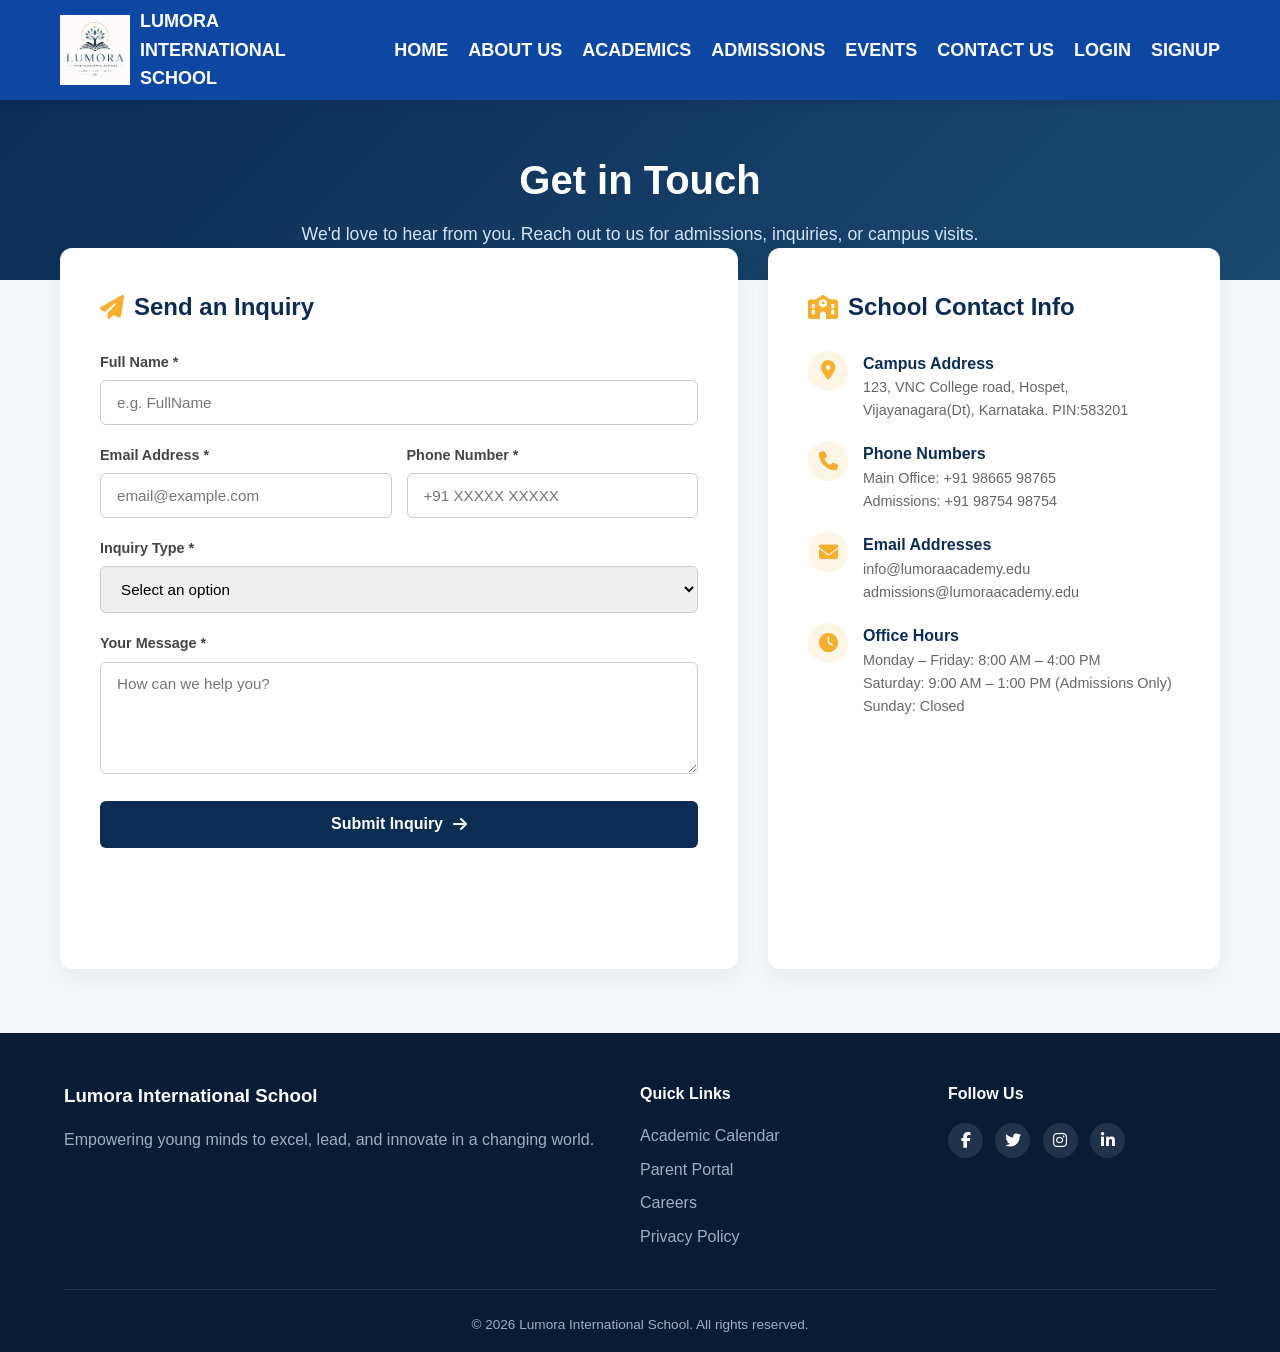
<file: contact.html>
<!DOCTYPE html>
<html lang="en">
<head>
  <meta charset="UTF-8" />
  <meta name="viewport" content="width=device-width, initial-scale=1.0"/>
  <title>Contact Us - Lumora International School</title>
  <link rel="stylesheet" href="contact.css" />
  <!-- Font Awesome for Icons -->
  <link rel="stylesheet" href="https://cdnjs.cloudflare.com/ajax/libs/font-awesome/6.4.0/css/all.min.css"/>
</head>
<body>

  <header class="navbar">
            <div class="logo">
                <img src="lumora.webp" alt="Lumora Academy logo">
                <h4>LUMORA <br>
                    INTERNATIONAL
                    <br> SCHOOL</h4>
            </div>

            <button class="menu-toggle" type="button" aria-label="Toggle navigation" aria-expanded="false">
              <i class="fa-solid fa-bars"></i>
            </button>

            <nav class="nav-links" id="navLinks">
            <a href="index.html">HOME</a>
            <a href="aboutus.html">ABOUT US</a>
            <a href="academics.html">ACADEMICS</a>
            <a href="admission.html">ADMISSIONS</a>
            <a href="events.html">EVENTS </a>
            <a href="contact.html">CONTACT US</a>
            <a href="login.html">LOGIN</a>
            <a href="signup.html">SIGNUP</a>
            </nav>
        </header>

  <!-- Hero Section -->
  <section class="hero">
    <h1>Get in Touch</h1>
    <p>We'd love to hear from you. Reach out to us for admissions, inquiries, or campus visits.</p>
  </section>

  <!-- Main Container -->
  <div class="main-container">
    
    <!-- Inquiry Form Section -->
    <section class="card form-section">
      <h2><i class="fa-solid fa-paper-plane"></i> Send an Inquiry</h2>
      <form id="inquiryForm" onsubmit="handleSubmit(event)">
        
        <div class="form-group">
          <label for="fullName">Full Name *</label>
          <input type="text" id="fullName" placeholder="e.g. FullName" required />
        </div>

        <div class="form-row">
          <div class="form-group">
            <label for="email">Email Address *</label>
            <input type="email" id="email" placeholder="email@example.com" required />
          </div>
          <div class="form-group">
            <label for="phone">Phone Number *</label>
            <input type="tel" id="phone" placeholder="+91 XXXXX XXXXX" required />
          </div>
        </div>

        <div class="form-group">
          <label for="inquiryType">Inquiry Type *</label>
          <select id="inquiryType" required>
            <option value="" disabled selected>Select an option</option>
            <option value="admissions">Admissions</option>
            <option value="academics">Academics & Curriculum</option>
            <option value="sports">Sports & Extracurriculars</option>
            <option value="general">General Query</option>
          </select>
        </div>

        <div class="form-group">
          <label for="message">Your Message *</label>
          <textarea id="message" rows="5" placeholder="How can we help you?" required></textarea>
        </div>

        <button type="submit" class="btn-submit">
          <span>Submit Inquiry</span> <i class="fa-solid fa-arrow-right"></i>
        </button>

        <!-- Dynamic Success Message Alert -->
        <div id="successAlert" class="alert-success">
          <i class="fa-solid fa-circle-check"></i> Thank you! Your inquiry has been sent successfully.
        </div>
      </form>
    </section>

    <!-- School Details Section -->
    <section class="card details-section">
      <h2><i class="fa-solid fa-school"></i> School Contact Info</h2>
      
      <div class="info-item">
        <i class="fa-solid fa-location-dot"></i>
        <div>
          <h4>Campus Address</h4>
          <p>123, VNC College road, Hospet, Vijayanagara(Dt), Karnataka. PIN:583201</p>
        </div>
      </div>

      <div class="info-item">
        <i class="fa-solid fa-phone"></i>
        <div>
          <h4>Phone Numbers</h4>
          <p>Main Office: +91 98665 98765</p>
          <p>Admissions: +91 98754 98754</p>
        </div>
      </div>

      <div class="info-item">
        <i class="fa-solid fa-envelope"></i>
        <div>
          <h4>Email Addresses</h4>
          <p>info@lumoraacademy.edu</p>
          <p>admissions@lumoraacademy.edu</p>
        </div>
      </div>

      <div class="info-item">
        <i class="fa-solid fa-clock"></i>
        <div>
          <h4>Office Hours</h4>
          <p>Monday – Friday: 8:00 AM – 4:00 PM</p>
          <p>Saturday: 9:00 AM – 1:00 PM (Admissions Only)</p>
          <p>Sunday: Closed</p>
        </div>
      </div>

      <!-- Map Embed Placeholder -->
      <div class="map-container">
        <iframe 
          class="map-iframe"
          src="https://www.google.com/maps/embed?pb=!1m18!1m12!1m3!1d3848.851923850778!2d76.38600527409396!3d15.275868960189966!2m3!1f0!2f0!3f0!3m2!1i1024!2i768!4f13.1!3m3!1m2!1s0x3bb9d4224168c2d1%3A0xf1dd77c17027927!2sVnc%2C%20College%20Rd%2C%20Hosapete%2C%20Karnataka%20583201!5e0!3m2!1sen!2sin!4v1784546128506!5m2!1sen!2sin"
          width="100%"
          height="180"
          title="Lumora Academy campus map"
          allowfullscreen=""
          loading="lazy">
        </iframe>
      </div>
    </section>

  </div>

  <!-- Footer Section -->
  <footer>
    <div class="footer-content">
      <div class="footer-col">
        <h3>Lumora International School</h3>
        <p>Empowering young minds to excel, lead, and innovate in a changing world.</p>
      </div>
      <div class="footer-col">
        <h4>Quick Links</h4>
        <ul>
          <li><a href="#">Academic Calendar</a></li>
          <li><a href="#">Parent Portal</a></li>
          <li><a href="#">Careers</a></li>
          <li><a href="#">Privacy Policy</a></li>
        </ul>
      </div>
      <div class="footer-col">
        <h4>Follow Us</h4>
        <div class="social-links">
          <a href="#" title="Facebook"><i class="fa-brands fa-facebook-f"></i></a>
          <a href="#" title="Twitter"><i class="fa-brands fa-twitter"></i></a>
          <a href="#" title="Instagram"><i class="fa-brands fa-instagram"></i></a>
          <a href="#" title="LinkedIn"><i class="fa-brands fa-linkedin-in"></i></a>
        </div>
      </div>
    </div>
    <div class="footer-bottom">
      <p>&copy; 2026 Lumora International School. All rights reserved.</p>
    </div>
  </footer>

  <!-- Simple script to demonstrate form submission feedback -->
  <script>
    function handleSubmit(event) {
      event.preventDefault();
      const alertBox = document.getElementById('successAlert');
      alertBox.style.display = 'block';
      
      // Clear form inputs
      document.getElementById('inquiryForm').reset();
      
      // Hide message after 5 seconds
      setTimeout(() => {
        alertBox.style.display = 'none';
      }, 5000);
    }

    const menuToggle = document.querySelector('.menu-toggle');
    const navLinks = document.querySelector('.nav-links');

    if (menuToggle && navLinks) {
      menuToggle.addEventListener('click', () => {
        navLinks.classList.toggle('active');
        const expanded = menuToggle.getAttribute('aria-expanded') === 'true';
        menuToggle.setAttribute('aria-expanded', String(!expanded));
      });
    }
  </script>
</body>
</html>
</file>
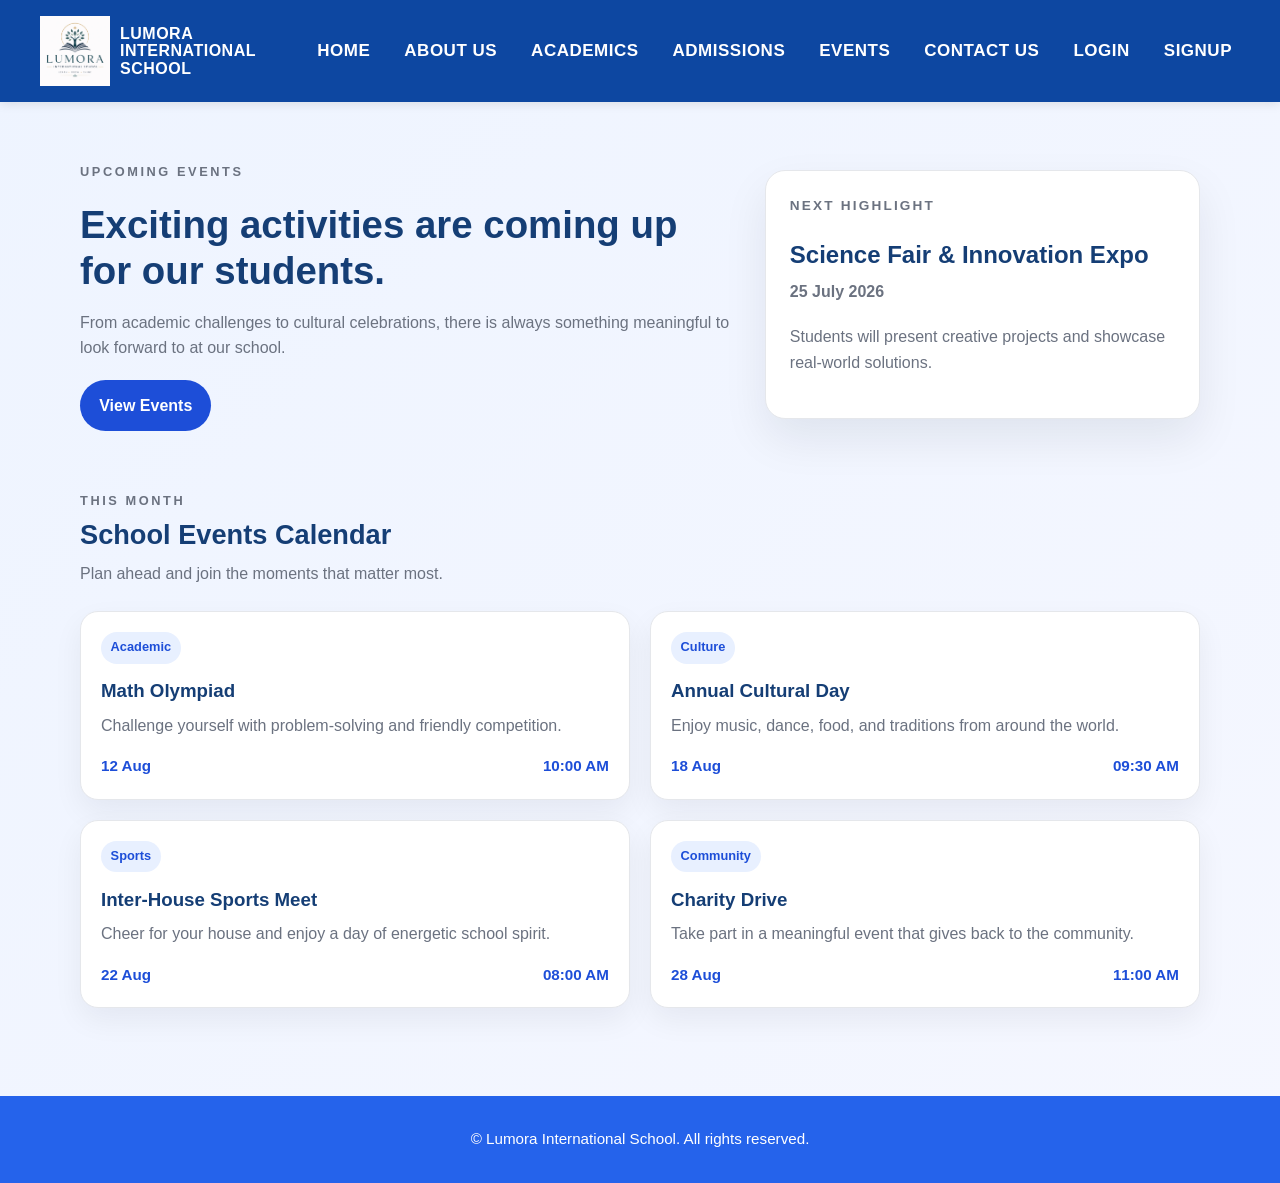
<file: events.html>
<!DOCTYPE html>
<html lang="en">
<head>
    <meta charset="utf-8">
    <meta name="viewport" content="width=device-width, initial-scale=1">
    <title>Lumora International School | Upcoming Events</title>
    <link rel="stylesheet" href="events.css">
</head>
<body>
    <header class="navbar">
            <div class="logo">
                <img src="logoeve.png">
                <h4>LUMORA <br>
                    INTERNATIONAL
                    <br> SCHOOL</h4>
            </div>
 <button class="menu-btn" aria-label="Open navigation menu" aria-expanded="false" aria-controls="nav-links">
                <span></span>
                <span></span>
                <span></span>
            </button>
            <nav class="nav-links" id="nav-links">
            <a href="index.html">HOME</a>
            <a href="aboutus.html">ABOUT US</a>
            <a href="academics.html">ACADEMICS</a>
            <a href="admission.html">ADMISSIONS</a>
            <a href="events.html">EVENTS </a>
            <a href="contact.html">CONTACT US</a>
            <a href="login.html">LOGIN</a>
            <a href="signup.html">SIGNUP</a>
            </nav>
        </header>

    <main>
        <section class="hero container">
            <div class="hero-content">
                <p class="eyebrow">Upcoming Events</p>
                <h1>Exciting activities are coming up for our students.</h1>
                <p>From academic challenges to cultural celebrations, there is always something meaningful to look forward to at our school.</p>
                <a href="#events" class="btn">View Events</a>
            </div>

            <div class="hero-card">
                <p class="card-label">Next Highlight</p>
                <h2>Science Fair & Innovation Expo</h2>
                <p class="date">25 July 2026</p>
                <p>Students will present creative projects and showcase real-world solutions.</p>
            </div>
        </section>

        <section id="events" class="events-section container">
            <div class="section-heading">
                <p class="eyebrow">This Month</p>
                <h2>School Events Calendar</h2>
                <p>Plan ahead and join the moments that matter most.</p>
            </div>

            <div class="event-grid">
                <article class="event-card">
                    <span class="tag">Academic</span>
                    <h3>Math Olympiad</h3>
                    <p>Challenge yourself with problem-solving and friendly competition.</p>
                    <div class="event-meta">
                        <span>12 Aug</span>
                        <span>10:00 AM</span>
                    </div>
                </article>

                <article class="event-card">
                    <span class="tag">Culture</span>
                    <h3>Annual Cultural Day</h3>
                    <p>Enjoy music, dance, food, and traditions from around the world.</p>
                    <div class="event-meta">
                        <span>18 Aug</span>
                        <span>09:30 AM</span>
                    </div>
                </article>

                <article class="event-card">
                    <span class="tag">Sports</span>
                    <h3>Inter-House Sports Meet</h3>
                    <p>Cheer for your house and enjoy a day of energetic school spirit.</p>
                    <div class="event-meta">
                        <span>22 Aug</span>
                        <span>08:00 AM</span>
                    </div>
                </article>

                <article class="event-card">
                    <span class="tag">Community</span>
                    <h3>Charity Drive</h3>
                    <p>Take part in a meaningful event that gives back to the community.</p>
                    <div class="event-meta">
                        <span>28 Aug</span>
                        <span>11:00 AM</span>
                    </div>
                </article>
            </div>
        </section>
    </main>
<footer>
        <p>&copy; Lumora International School. All rights reserved.</p>
    </footer>
    <script>const menuBtn = document.querySelector('.menu-btn');
const navLinks = document.querySelector('.nav-links');

if (menuBtn && navLinks) {
    menuBtn.addEventListener('click', () => {
        const isOpen = navLinks.classList.toggle('active');
        menuBtn.setAttribute('aria-expanded', String(isOpen));
    });
}
</script>
</body>
</html>
</file>
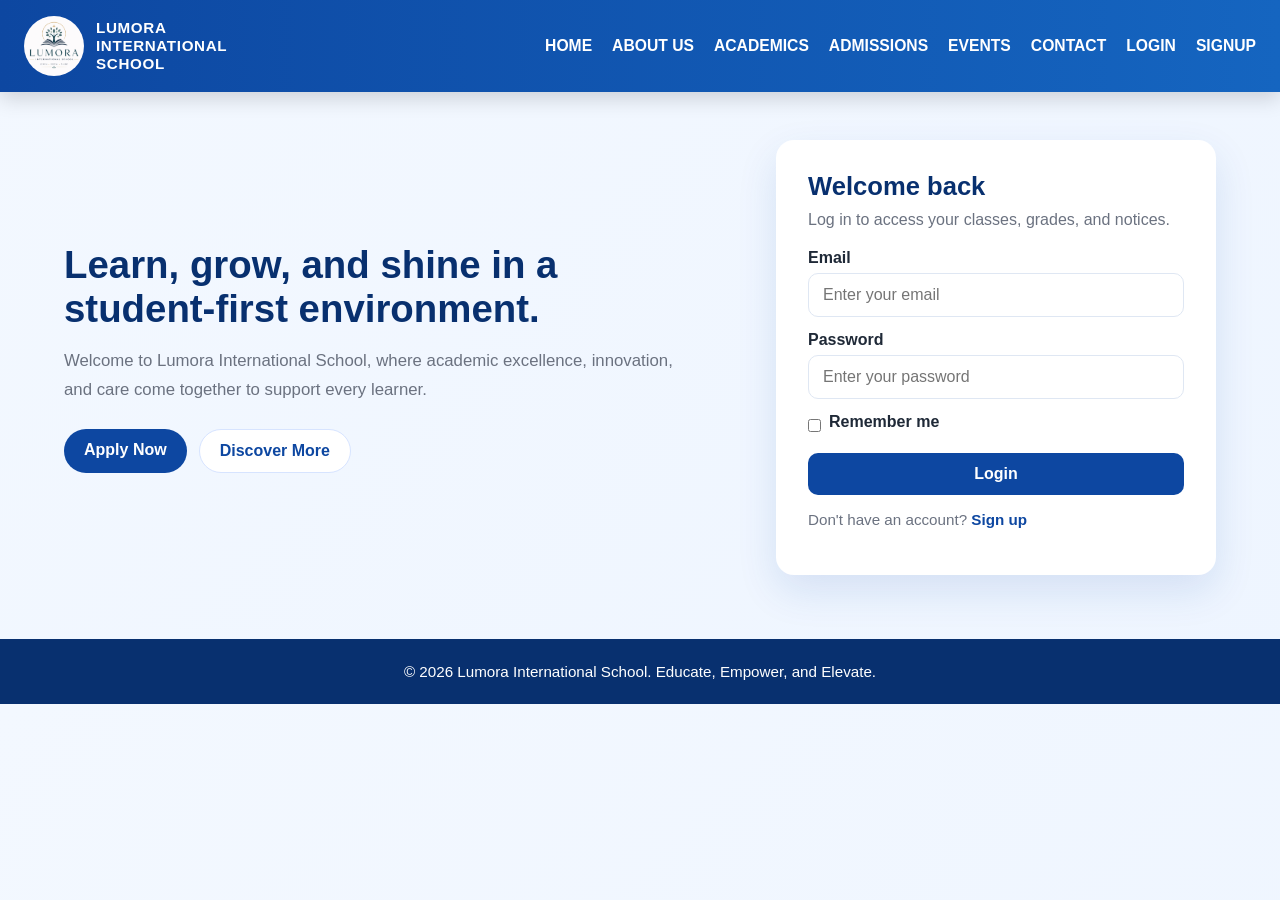
<file: login.html>
<!DOCTYPE html>
<html lang="en">
  <head>
    <meta charset="UTF-8" />
    <meta name="viewport" content="width=device-width, initial-scale=1.0" />
    <title>School website</title>
    <style>
      :root {
        --primary: #0d47a1;
        --primary-dark: #08306f;
        --accent: #ff9800;
        --text: #1f2937;
        --muted: #6b7280;
      }

      * { box-sizing: border-box; }

      body {
        margin: 0;
        font-family: "Segoe UI", Tahoma, Geneva, Verdana, sans-serif;
        color: var(--text);
        background: linear-gradient(135deg, #f3f8ff 0%, #eef5ff 100%);
      }

      a { text-decoration: none; }

      .navbar {
        background: linear-gradient(90deg, var(--primary) 0%, #1565c0 100%);
        color: white;
        padding: 16px 24px;
        display: flex;
        justify-content: space-between;
        align-items: center;
        position: sticky;
        top: 0;
        z-index: 1000;
        box-shadow: 0 6px 20px rgba(0, 0, 0, 0.16);
      }

      .logo {
        display: flex;
        align-items: center;
        gap: 12px;
        color: white;
        font-weight: 700;
        letter-spacing: 0.04em;
      }

      .logo img {
        height: 60px;
        width: 60px;
        border-radius: 50%;
      }

      .logo span {
        display: block;
        font-size: 0.95rem;
        line-height: 1.2;
      }

      .nav-links {
        display: flex;
        align-items: center;
        list-style: none;
        gap: 20px;
        margin: 0;
        padding: 0;
      }

      .nav-links a {
        color: white;
        font-weight: 600;
        font-size: 0.98rem;
        transition: color 0.25s ease;
      }

      .nav-links a:hover,
      .nav-links a:focus-visible {
        color: var(--accent);
      }

      .hamburger {
        display: none;
        flex-direction: column;
        justify-content: center;
        align-items: center;
        gap: 4px;
        width: 44px;
        height: 44px;
        border: none;
        border-radius: 8px;
        background: var(--accent);
        cursor: pointer;
        box-shadow: 0 4px 12px rgba(0, 0, 0, 0.2);
      }

      .hamburger span {
        display: block;
        width: 22px;
        height: 2px;
        background: white;
        border-radius: 2px;
      }

      .hero-section {
        display: grid;
        grid-template-columns: 1.1fr 0.9fr;
        gap: 32px;
        align-items: center;
        max-width: 1200px;
        margin: 0 auto;
        padding: 48px 24px 64px;
      }

      .hero-content { padding: 12px 0; }

      .hero-content h1 {
        font-size: clamp(2rem, 3vw, 3rem);
        margin: 0 0 16px;
        color: var(--primary-dark);
      }

      .hero-content p {
        font-size: 1.05rem;
        line-height: 1.7;
        color: var(--muted);
        margin-bottom: 24px;
      }

      .hero-buttons {
        display: flex;
        gap: 12px;
        flex-wrap: wrap;
      }

      .hero-buttons a {
        padding: 12px 20px;
        border-radius: 999px;
        font-weight: 700;
        transition: transform 0.2s ease, box-shadow 0.2s ease;
      }

      .hero-buttons a:hover {
        transform: translateY(-2px);
        box-shadow: 0 6px 16px rgba(0, 0, 0, 0.1);
      }

      .hero-buttons .btn-primary {
        background: var(--primary);
        color: white;
      }

      .hero-buttons .btn-secondary {
        background: white;
        color: var(--primary);
        border: 1px solid #d7e4ff;
      }

      .login-box {
        background: white;
        padding: 32px;
        border-radius: 18px;
        box-shadow: 0 16px 40px rgba(13, 71, 161, 0.12);
        width: 100%;
        max-width: 440px;
        justify-self: end;
      }

      .login-box h2 {
        margin: 0 0 10px;
        color: var(--primary-dark);
        font-size: 1.6rem;
      }

      .login-box .subtitle {
        margin: 0 0 20px;
        color: var(--muted);
      }

      label {
        display: block;
        text-align: left;
        color: var(--text);
        margin-bottom: 6px;
        font-weight: 600;
      }

      input {
        width: 100%;
        padding: 12px 14px;
        margin-bottom: 14px;
        border: 1px solid #dfe7f3;
        border-radius: 10px;
        font-size: 1rem;
      }

      .remember-row {
        display: flex;
        align-items: center;
        gap: 8px;
        margin-bottom: 16px;
        color: var(--muted);
      }

      input[type="checkbox"] {
        width: auto;
        margin: 0;
      }

      .login-btn {
        width: 100%;
        padding: 12px 14px;
        border: none;
        border-radius: 10px;
        background: var(--primary);
        color: white;
        font-size: 1rem;
        font-weight: 700;
        cursor: pointer;
        transition: background 0.25s ease;
      }

      .login-btn:hover {
        background: var(--primary-dark);
      }

      .signup {
        margin-top: 16px;
        color: var(--muted);
        font-size: 0.95rem;
      }

      .signup a {
        color: var(--primary);
        font-weight: 700;
      }

      .menu-backdrop {
        position: fixed;
        inset: 0;
        background: rgba(0, 0, 0, 0.45);
        opacity: 0;
        pointer-events: none;
        transition: opacity 0.28s ease;
        z-index: 900;
      }

      .menu-backdrop.visible { opacity: 1; pointer-events: auto; }
      body.menu-open { overflow: hidden; }

      footer {
        background: var(--primary-dark);
        text-align: center;
        color: white;
        padding: 24px 16px;
        font-size: 0.95rem;
      }

      @media (max-width: 900px) {
        .hamburger { display: flex; }

        #navMenu {
          position: fixed;
          top: 0;
          right: -100%;
          width: min(84%, 320px);
          height: 100vh;
          background: rgba(13, 71, 161, 0.98);
          padding: 84px 24px 24px;
          transition: right 0.28s ease;
          z-index: 1000;
          box-shadow: -8px 0 24px rgba(0, 0, 0, 0.22);
        }

        #navMenu.open { right: 0; }

        #navMenu .nav-links {
          flex-direction: column;
          align-items: flex-start;
          gap: 16px;
        }

        #navMenu .nav-links a { font-size: 1rem; }

        .hero-section {
          grid-template-columns: 1fr;
          padding: 32px 20px 48px;
        }

        .login-box { justify-self: stretch; max-width: 100%; }
      }

      @media (max-width: 600px) {
        .navbar { padding: 14px 16px; }
        .logo img { height: 50px; width: 50px; }
        .logo span { font-size: 0.85rem; }
        .hero-content h1 { font-size: 1.8rem; }
        .hero-content p { font-size: 0.98rem; }
        .hero-buttons { flex-direction: column; }
        .hero-buttons a { width: 100%; text-align: center; }
        .login-box { padding: 24px; }
      }

      @media (min-width: 901px) {
        #navMenu { display: block; }
      }
    </style>
  </head>
  <body>
    <header class="navbar">
      <a class="logo" href="index.html">
        <img src="1img.png" alt="Lumora logo" />
        <span>LUMORA<br />INTERNATIONAL<br />SCHOOL</span>
      </a>

      <button type="button" class="hamburger" aria-label="Toggle menu" aria-expanded="false">
        <span></span>
        <span></span>
        <span></span>
      </button>

      <nav id="navMenu">
        <ul class="nav-links">
          <li><a href="index.html">HOME</a></li>
          <li><a href="aboutus.html">ABOUT US</a></li>
          <li><a href="academics.html">ACADEMICS</a></li>
          <li><a href="admission.html">ADMISSIONS</a></li>
          <li><a href="events.html">EVENTS</a></li>
          <li><a href="contact.html">CONTACT</a></li>
          <li><a href="login.html">LOGIN</a></li>
          <li><a href="signup.html">SIGNUP</a></li>
        </ul>
      </nav>
    </header>

    <main class="hero-section">
      <section class="hero-content">
        <h1>Learn, grow, and shine in a student-first environment.</h1>
        <p>Welcome to Lumora International School, where academic excellence, innovation, and care come together to support every learner.</p>
        <div class="hero-buttons">
          <a class="btn-primary" href="admission.html">Apply Now</a>
          <a class="btn-secondary" href="aboutus.html">Discover More</a>
        </div>
      </section>

      <section class="login-box" aria-label="Login form">
        <h2>Welcome back</h2>
        <p class="subtitle">Log in to access your classes, grades, and notices.</p>
        <form>
          <label for="email">Email</label>
          <input id="email" type="email" placeholder="Enter your email" />

          <label for="password">Password</label>
          <input id="password" type="password" placeholder="Enter your password" />

          <div class="remember-row">
            <input id="remember" type="checkbox" />
            <label for="remember">Remember me</label>
          </div>

          <button class="login-btn" type="submit">Login</button>
        </form>

        <p class="signup">Don't have an account? <a href="signup.html">Sign up</a></p>
      </section>
    </main>

    <footer>&copy; 2026 Lumora International School. Educate, Empower, and Elevate.</footer>
    <div class="menu-backdrop"></div>

    <script>
      const btn = document.querySelector('.hamburger');
      const nav = document.getElementById('navMenu');
      const backdrop = document.querySelector('.menu-backdrop');

      if (btn && nav && backdrop) {
        function closeMenu() {
          nav.classList.remove('open');
          btn.setAttribute('aria-expanded', 'false');
          backdrop.classList.remove('visible');
          document.body.classList.remove('menu-open');
        }

        function openMenu() {
          nav.classList.add('open');
          btn.setAttribute('aria-expanded', 'true');
          backdrop.classList.add('visible');
          document.body.classList.add('menu-open');
        }

        btn.addEventListener('click', () => {
          const opened = nav.classList.contains('open');
          if (opened) {
            closeMenu();
          } else {
            openMenu();
          }
        });

        backdrop.addEventListener('click', closeMenu);
        nav.querySelectorAll('a').forEach((link) => link.addEventListener('click', closeMenu));

        document.addEventListener('keydown', (event) => {
          if (event.key === 'Escape') {
            closeMenu();
          }
        });

        window.addEventListener('resize', () => {
          if (window.innerWidth > 900) {
            closeMenu();
          }
        });
      }
    </script>
  </body>
</html>
</file>
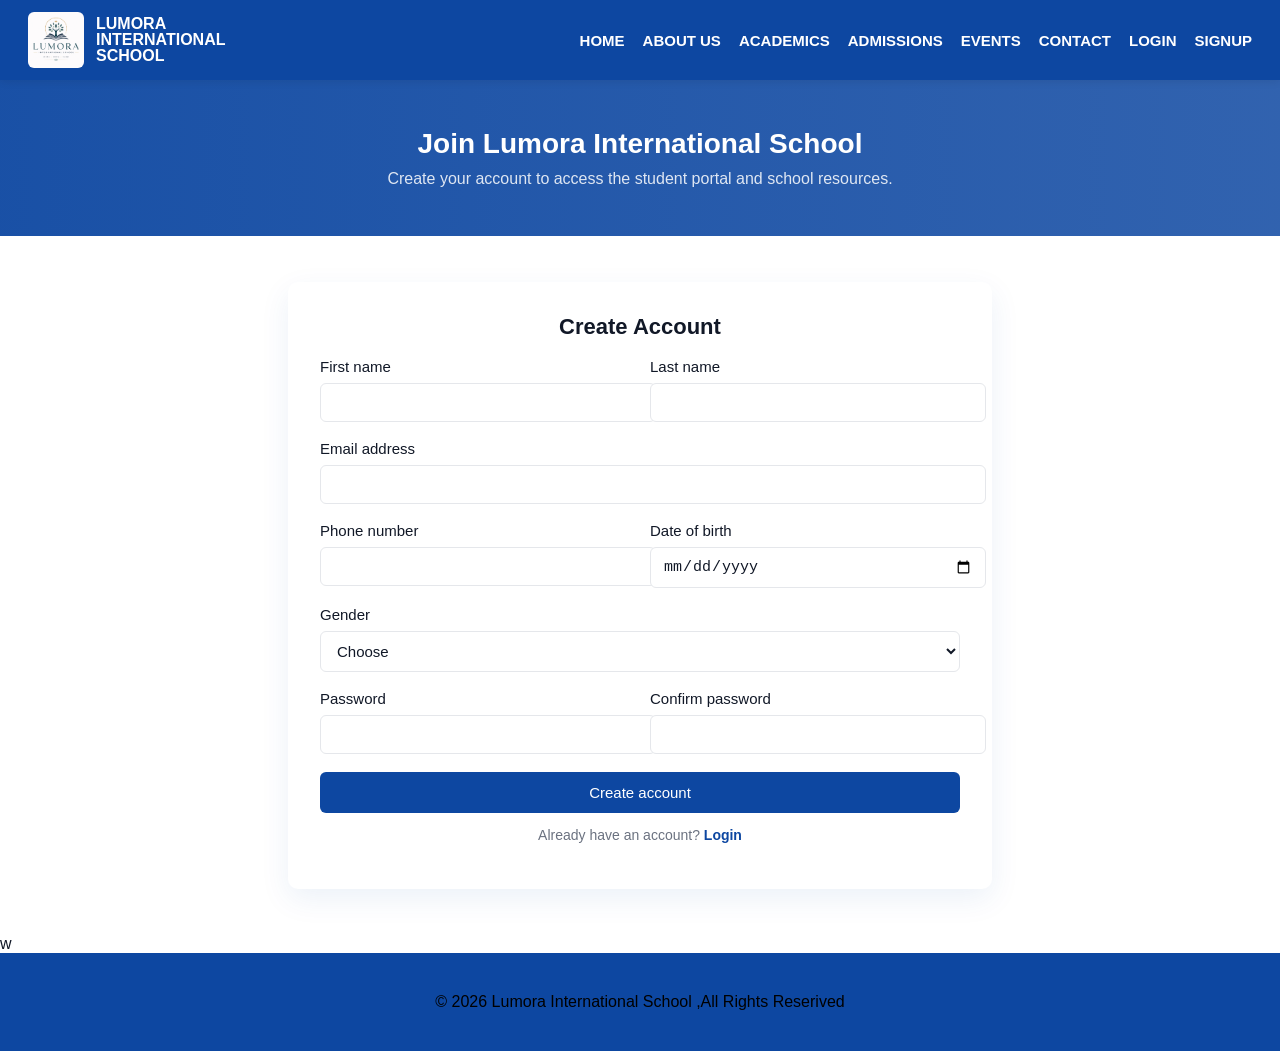
<file: signup.html>
<!doctype html>
<html lang="en">
<head>
  <meta charset="utf-8">
  <meta name="viewport" content="width=device-width,initial-scale=1">
  <title>Lumora International School — Signup</title>
  <style>
    :root{
      --brand:#0d47a1;
      --accent:#ffca28;
      --muted:#6b7280;
      --card-shadow: 0 10px 30px rgba(13,71,161,0.08);
    }
    html,body{height:100%;}
    body{
      margin:0;
      font-family: Arial, Helvetica, sans-serif;
      background-color:#ffffff;
      color:#111827;
    }
    .navbar{
      background:var(--brand);
      color:#fff;
      padding:12px 28px;
      display:flex;
      align-items:center;
      justify-content:space-between;
      position:sticky;
      top:0;
      z-index:1000;
      box-shadow:0 2px 8px rgba(0,0,0,0.08);
      gap:16px;
    }
    .navbar .logo{display:flex;align-items:center;gap:12px}
    .navbar .logo img{height:56px;width:56px;object-fit:cover;border-radius:6px}
    .navbar .logo h4{margin:0;font-size:16px;line-height:1;color:#fff}
    .navbar nav{display:flex;gap:18px;align-items:center}
    .navbar nav a{color:#fff;text-decoration:none;font-weight:700;font-size:15px;transition:color .15s}
    .navbar nav a:hover{color:var(--accent)}

    .hero{background:linear-gradient(90deg, rgba(13,71,161,0.95), rgba(13,71,161,0.85));color:#fff;padding:48px 20px;display:flex;align-items:center;justify-content:center;text-align:center}
    .hero .hero-inner{max-width:900px}
    .hero h1{margin:0;font-size:28px}
    .hero p{margin:10px 0 0;color:rgba(255,255,255,0.85)}

    .container{max-width:980px;margin:28px auto;padding:0 20px}
    .page-wrap{display:flex;align-items:flex-start;justify-content:center;padding:18px 0}
    .signup-card{width:100%;max-width:640px;border-radius:10px;box-shadow:var(--card-shadow);padding:32px;background:#fff}
    .signup-card h1{font-size:22px;margin:0 0 18px;text-align:center}

    .form-row{display:flex;gap:20px;margin-bottom:18px}
    .form-row .form-group{flex:1}
    .form-group.full{margin-bottom:18px}
    .form-group label{display:block;font-size:15px;margin-bottom:8px;color:#111827}
    .form-group input,.form-group select{width:100%;padding:10px 12px;font-size:15px;color:#111827;border:1px solid #e5e7eb;border-radius:6px;background:#fff}
    .form-group input:focus,.form-group select:focus{outline:none;box-shadow:0 0 0 3px rgba(13,71,161,0.08);border-color:var(--brand)}

    .btn-submit{width:100%;padding:12px;background:var(--brand);color:#fff;border:none;border-radius:6px;font-size:15px;cursor:pointer}
    .btn-submit:hover{opacity:0.95}
    .login-link{text-align:center;margin-top:14px;font-size:14px;color:var(--muted)}
    .login-link a{color:var(--brand);text-decoration:none;font-weight:600}

    @media (max-width:700px){
      .form-row{flex-direction:column}
    }

    .hamburger{
  display:none;
  position:absolute;
  top:50%;
  right:18px;
  transform:translateY(-50%);
  flex-direction:column;
  justify-content:center;
  align-items:center;
  gap:4px;
  width:44px;
  height:44px;
  background:#ff9800;
  border:2px solid #fff;
  border-radius:8px;
  cursor:pointer;
  padding:0;
  z-index:1001;
  box-shadow:0 2px 8px rgba(0,0,0,0.2);
}
.hamburger span{
  display:block;
  width:22px;
  height:2px;
  background:#fff;
  border-radius:2px;
}
 /* mobile nav behavior */
                @media (max-width: 480px) {
                    .navbar{
                        flex-wrap:wrap;
                        justify-content:space-between;
                        gap:16px;
                    }
                    .navbar nav{
                        flex-wrap:wrap;
                        justify-content:center;
                        gap:14px;
                    }
                    .navbar nav a{
                        color: black;
                    }
                }

@media(max-width:768px){
    .navbar{ padding-right:70px; }
    .hamburger{ display:flex; }
    nav#navMenu{
        position:fixed;
        top:0;
        right:-100%;
        width:min(82%, 320px);
        height:100vh;
        background:rgba(15,91,179,0.98);
        display:flex;
        flex-direction:column;
        align-items:flex-start;
        padding:80px 24px 24px;
        transition:right .28s ease;
        z-index:1000;
        box-shadow:-8px 0 24px rgba(0,0,0,0.2);
    }
    nav#navMenu.open{ right:0; }
    nav#navMenu a{ display:block; width:100%; color:#fff; font-size:18px; margin-bottom:16px; text-decoration:none; }
    nav#navMenu a:last-child{ margin-bottom:0; }
    .menu-backdrop{
        position:fixed;
        inset:0;
        background:rgba(0,0,0,0.45);
        opacity:0;
        pointer-events:none;
        transition:opacity .28s ease;
        z-index:900;
    }
    .menu-backdrop.visible{ opacity:1; pointer-events:auto; }
    body.menu-open{ overflow:hidden; }
    .hero-banner{ padding:16px 12px 0; }
    .hero-banner img{ max-height:260px; border-radius:12px; }
    .hero-content{ padding:18px 12px 28px; }
    .hero-content h1{ font-size:1.7rem; }
    .hero-content p{ font-size:0.95rem; }
    .hero-buttons{ flex-direction:column; align-items:stretch; }
    .hero-buttons a{ width:100%; text-align:center; }
    .grid{
        background-color: #c0c7d1;
        padding-top: 20px;
    }
}
/*...........................Tablet..................*/
@media(max-width:600px){
    .navbar{
        flex-direction: column;
        align-items: center;
        gap: 15px;
        width: 100%;
        padding: 15px 20px;
    }
    nav{
        width: 100%;

    }
    nav ul{
        display: flex;
        flex-wrap: wrap;
        justify-content: center;
        gap: 12px;
    }
    nav ul li{
        margin: 0;

    }
    nav ul li a{
        font-size: 15px;
    }
}
/*laptop*/
@media(max-width:1024px){
    .navbar{
        width: 95%;
        padding: 15px 20px;
        flex-wrap: wrap;
        justify-content: space-between;
    }
    nav ul{
        flex-wrap: wrap;
        justify-content: center;
        gap: 14px;
    }
    nav ul li {
        margin: 0;
    }

}
footer{
  background-color: #0d47a1;
  text-align: center;
  padding: 40px;
  color: black;
}

  </style>
</head>
<body>
  <header class="navbar">
    <div class="logo">
      <img src="1img.png" alt="Lumora logo">
      <h4>LUMORA<br>INTERNATIONAL<br>SCHOOL</h4>
    </div>
    
                 <button type="button" class="hamburger" aria-label="Toggle menu" aria-expanded="false">
  <span></span>
  <span></span>
  <span></span>
</button>
    <nav id="navMenu">
      <a href="index.html">HOME</a>
      <a href="aboutus.html">ABOUT US</a>
      <a href="academics.html">ACADEMICS</a>
      <a href="admission.html">ADMISSIONS</a>
      <a href="events.html">EVENTS</a>
      <a href="contact.html">CONTACT</a>
      <a href="login.html">LOGIN</a>
      <a href="signup.html">SIGNUP</a>
    </nav>
  </header>

  <section class="hero">
    <div class="hero-inner">
      <h1>Join Lumora International School</h1>
      <p>Create your account to access the student portal and school resources.</p>
    </div>
  </section>

  <main class="container">
    <div class="page-wrap">
      <div class="signup-card">
        <h1>Create Account</h1>
        <form action="#" method="post">

          <div class="form-row">
            <div class="form-group">
              <label for="first-name">First name</label>
              <input type="text" id="first-name" name="first_name" required>
            </div>
            <div class="form-group">
              <label for="last-name">Last name</label>
              <input type="text" id="last-name" name="last_name" required>
            </div>
          </div>

          <div class="form-group full">
            <label for="email">Email address</label>
            <input type="email" id="email" name="email" required>
          </div>

          <div class="form-row">
            <div class="form-group">
              <label for="phone">Phone number</label>
              <input type="tel" id="phone" name="phone">
            </div>
            <div class="form-group">
              <label for="dob">Date of birth</label>
              <input type="date" id="dob" name="dob">
            </div>
          </div>

          <div class="form-row">
            <div class="form-group">
              <label for="gender">Gender</label>
              <select id="gender" name="gender">
                <option value="" disabled selected>Choose</option>
                <option value="male">Male</option>
                <option value="female">Female</option>
                <option value="others">Other</option>
              </select>
            </div>
          </div>

          <div class="form-row">
            <div class="form-group">
              <label for="password">Password</label>
              <input type="password" id="password" name="password" required>
            </div>
            <div class="form-group">
              <label for="confirm-password">Confirm password</label>
              <input type="password" id="confirm-password" name="confirm_password" required>
            </div>
          </div>

          <button type="submit" class="btn-submit">Create account</button>
          <p class="login-link">Already have an account? <a href="login.html">Login</a></p>

        </form>
      </div>
    </div>
  </main>w
  <footer>
        &copy; 2026 Lumora International School ,All Rights Reserived
    </footer>
    <script>
        const btn = document.querySelector('.hamburger');
        const nav = document.getElementById('navMenu');
        const backdrop = document.createElement('div');
        backdrop.className = 'menu-backdrop';
        document.body.appendChild(backdrop);

        if (btn && nav) {
            function closeMenu() {
                nav.classList.remove('open');
                btn.setAttribute('aria-expanded', 'false');
                backdrop.classList.remove('visible');
                document.body.classList.remove('menu-open');
            }

            function openMenu() {
                nav.classList.add('open');
                btn.setAttribute('aria-expanded', 'true');
                backdrop.classList.add('visible');
                document.body.classList.add('menu-open');
            }

            btn.addEventListener('click', () => {
                const opened = nav.classList.contains('open');
                if (opened) {
                    closeMenu();
                } else {
                    openMenu();
                }
            });
            backdrop.addEventListener('click', closeMenu);
            nav.querySelectorAll('a').forEach(a => a.addEventListener('click', closeMenu));
            document.addEventListener('keydown', (e) => {
                if (e.key === 'Escape') closeMenu();
            });
        }
    </script>


</body>
</html>
</file>
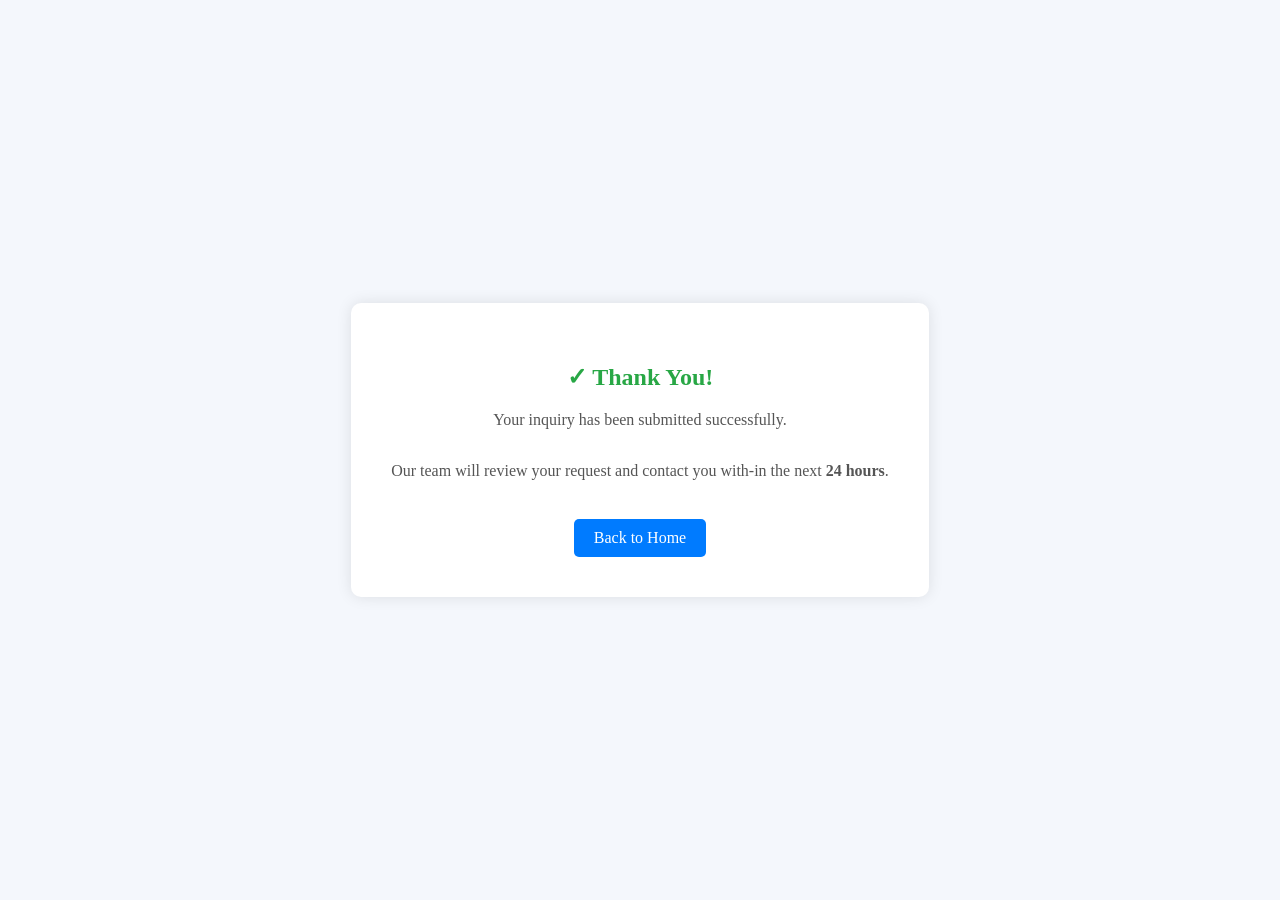
<file: submit.html>
<html>
<head>
    <meta charset="UTF-8">
    <meta name="viewport" content="width=device-width, initial-scale=1.0">
    <title>LUMORA INTERNATIONAL SCHOOL | Inquiry Submitted</title>
    <link rel="icon" type="image/png" href="admini.png">


    <style>
        body{
            font-family: Georgia, 'Times New Roman', Times, serif;
            background:#f4f7fc;
            display:flex;
            justify-content:center;
            align-items:center;
            height:100vh;
            margin:0;
        }

        .message-box{
            background:#fff;
            padding:40px;
            border-radius:10px;
            box-shadow:0 0 15px rgba(0,0,0,0.1);
            text-align:center;
            max-width:500px;
        }

        h2{
            color:#28a745;
            margin-bottom:15px;
        }

        p{
            color:#555;
            font-size:16px;
            line-height:1.6;
        }

        .button{
            display:inline-block;
            margin-top:20px;
            padding:10px 20px;
            background:#007BFF;
            color:#fff;
            text-decoration:none;
            border-radius:5px;
        }

        .button:hover{
            background:#0056b3;
        }
    </style>
</head>
<body>

<div class="message-box">
    <h2>✓ Thank You!</h2>

    <p>
        Your inquiry has been submitted successfully.
        <br><br>
        Our team will review your request and contact you with-in the next <strong>24 hours</strong>.
    </p>

    <a href="index.html" class="button">Back to Home</a>
</div>

</body>
</html>
</file>
<file: contact.css>
/* --- CSS Reset & Global Styling --- */
* {
  margin: 0;
  padding: 0;
  box-sizing: border-box;
  font-family: 'Segoe UI', Tahoma, Geneva, Verdana, sans-serif;
}

body {
  background-color: #f4f7f9;
  color: #333;
  line-height: 1.6;
}

/* --- Header & Navigation --- */
.navbar {
                background-color: #0d47a1;
                color: white;
                padding: 15px 60px;
                display: flex;
                justify-content: space-between;
                align-items: center;
                position: sticky;
                top:0;
                z-index: 1000;
                box-shadow: 0 2px 10px rgba(0,0,0,0.1);
                height:100px;
            }

            .navbar .logo {
                font-size: 18px;
                display: flex;
                align-items: center;
               padding-left: -40px;
                gap:10px;
                
            }

            .logo img {
                height: 70px;
                width: 70px;
                gap: 20px;
            }

            .navbar .nav-links {
  display: flex;
  align-items: center;
  gap: 20px;
  flex-wrap: wrap;
}

.navbar .nav-links a {
                color: white;
                text-decoration: none;
                font-weight: 700;
                font-size: 18px;
                transition: 0.3s;
            }

            .navbar .nav-links a:hover {
                color: #ffca28;
            }

.navbar .nav-links a:hover,
.navbar .nav-links a.active {
  color: #f6ae2d;
}

.menu-toggle {
  display: none;
  background: transparent;
  border: none;
  color: white;
  font-size: 1.5rem;
  cursor: pointer;
}

/* --- Hero Section --- */
.hero {
  text-align: center;
  padding: 3rem 1rem 2rem;
  background: linear-gradient(135deg, #0d2c54 0%, #1a4971 100%);
  color: white;
}

.hero h1 {
  font-size: 2.5rem;
  margin-bottom: 0.5rem;
}

.hero p {
  color: #d1e3f8;
  font-size: 1.1rem;
}

/* --- Layout Grid --- */
.main-container {
  max-width: 1200px;
  margin: -2rem auto 4rem auto;
  padding: 0 20px;
  display: grid;
  grid-template-columns: 3fr 2fr;
  gap: 30px;
  position: relative;
  z-index: 10;
}

/* --- Common Card Styling --- */
.card {
  background: #ffffff;
  padding: 2.5rem;
  border-radius: 12px;
  box-shadow: 0 10px 25px rgba(0, 0, 0, 0.05);
}

.card h2 {
  color: #0d2c54;
  margin-bottom: 1.5rem;
  font-size: 1.5rem;
  display: flex;
  align-items: center;
  gap: 10px;
}

.card h2 i {
  color: #f6ae2d;
}

/* --- Form Styles --- */
.form-group {
  margin-bottom: 1.2rem;
}

.form-row {
  display: grid;
  grid-template-columns: 1fr 1fr;
  gap: 15px;
}

label {
  display: block;
  font-weight: 600;
  margin-bottom: 0.4rem;
  font-size: 0.9rem;
  color: #444;
}

input, select, textarea {
  width: 100%;
  padding: 0.8rem 1rem;
  border: 1px solid #ccc;
  border-radius: 6px;
  font-size: 0.95rem;
  transition: all 0.3s ease;
  outline: none;
}

input:focus, select:focus, textarea:focus {
  border-color: #0d2c54;
  box-shadow: 0 0 0 3px rgba(13, 44, 84, 0.15);
}

.btn-submit {
  width: 100%;
  padding: 0.9rem;
  background-color: #0d2c54;
  color: white;
  border: none;
  border-radius: 6px;
  font-size: 1rem;
  font-weight: 600;
  cursor: pointer;
  transition: background 0.3s ease, transform 0.1s ease;
  display: flex;
  justify-content: center;
  align-items: center;
  gap: 10px;
}

.btn-submit:hover {
  background-color: #f6ae2d;
  color: #0d2c54;
}

.btn-submit:active {
  transform: scale(0.99);
}

.alert-success {
  display: none;
  margin-top: 15px;
  padding: 12px;
  background-color: #d4edda;
  color: #155724;
  border: 1px solid #c3e6cb;
  border-radius: 6px;
  font-size: 0.9rem;
  text-align: center;
}

/* --- Details Section Styles --- */
.info-item {
  display: flex;
  gap: 15px;
  margin-bottom: 1.2rem;
}

.info-item i {
  font-size: 1.2rem;
  color: #f6ae2d;
  background: #fdf6e7;
  width: 40px;
  height: 40px;
  display: flex;
  align-items: center;
  justify-content: center;
  border-radius: 50%;
  flex-shrink: 0;
}

.info-item h4 {
  font-size: 1rem;
  color: #0d2c54;
}

.info-item p {
  font-size: 0.9rem;
  color: #666;
}

.map-container {
  margin-top: 1.5rem;
}

.map-iframe {
  border: 0;
  border-radius: 8px;
}

/* --- Footer Section --- */
footer {
  background-color: #081c36;
  color: #a0aec0;
  padding: 3rem 5% 1rem;
}

.footer-content {
  max-width: 1200px;
  margin: 0 auto;
  display: grid;
  grid-template-columns: 2fr 1fr 1fr;
  gap: 40px;
  margin-bottom: 2rem;
}

.footer-col h3 {
  color: #ffffff;
  margin-bottom: 1rem;
}

.footer-col h4 {
  color: #ffffff;
  margin-bottom: 1rem;
}

.footer-col ul {
  list-style: none;
}

.footer-col ul li {
  margin-bottom: 0.5rem;
}

.footer-col ul li a {
  color: #a0aec0;
  text-decoration: none;
  transition: color 0.3s;
}

.footer-col ul li a:hover {
  color: #f6ae2d;
}

.social-links a {
  display: inline-block;
  width: 35px;
  height: 35px;
  background: rgba(255, 255, 255, 0.1);
  color: white;
  text-align: center;
  line-height: 35px;
  border-radius: 50%;
  margin-right: 8px;
  transition: background 0.3s;
}

.social-links a:hover {
  background: #f6ae2d;
  color: #0d2c54;
}

.footer-bottom {
  text-align: center;
  border-top: 1px solid rgba(255, 255, 255, 0.1);
  padding-top: 1.5rem;
  font-size: 0.85rem;
}

/* --- Responsive Layout Adjustments --- */
@media (max-width: 900px) {
  .main-container {
    grid-template-columns: 1fr;
  }

  .navbar {
    padding: 15px 20px;
    flex-wrap: wrap;
  }

  .menu-toggle {
    display: block;
    margin-left: auto;
  }

  .navbar .nav-links {
    display: none;
    width: 100%;
    flex-direction: column;
    align-items: flex-start;
    padding: 15px;
    margin-top: 10px;
    background: rgba(13, 71, 161, 0.98);
    border-radius: 12px;
    box-shadow: 0 10px 25px rgba(0, 0, 0, 0.2);
    position: absolute;
    top: 100px;
    left: 20px;
    right: 20px;
    z-index: 1100;
  }

  .navbar .nav-links.active {
    display: flex;
  }

  .navbar .nav-links a {
    margin: 0;
    padding: 8px 0;
    width: 100%;
    border-bottom: 1px solid rgba(255, 255, 255, 0.15);
  }

  .navbar .nav-links a:last-child {
    border-bottom: none;
  }
}

@media (max-width: 600px) {
  .form-row {
    grid-template-columns: 1fr;
  }
  
  .footer-content {
    grid-template-columns: 1fr;
  }
}
</file>
<file: events.css>
:root {
    --primary: #1d4ed8;
    --primary-dark: #153e75;
    --accent: #ffb703;
    --text: #1f2937;
    --muted: #6b7280;
    --bg: #f5f7ff;
    --white: #ffffff;
    --border: #e5e7eb;
}

* {
    box-sizing: border-box;
}

body {
    margin: 0;
    font-family: "Segoe UI", Tahoma, Geneva, Verdana, sans-serif;
    color: var(--text);
    background: linear-gradient(135deg, #eef4ff 0%, var(--bg) 100%);
    line-height: 1.6;
}

img {
    max-width: 100%;
    display: block;
}

.container {
    width: min(1120px, 92%);
    margin: 0 auto;
}

.topbar {
    position: sticky;
    top: 0;
    z-index: 1000;
    background: rgba(255, 255, 255, 0.95);
    backdrop-filter: blur(10px);
    box-shadow: 0 10px 30px rgba(15, 23, 42, 0.06);
}

.navbar {
                background-color: #0d47a1;
                color: white;
                padding: 16px 40px;
                display: flex;
                justify-content: space-between;
                align-items: center;
                position: sticky;
                top:0;
                z-index: 1000;
                box-shadow: 0 2px 10px rgba(0,0,0,0.1);
                min-height: 100px;
                flex-wrap: wrap;
                gap: 12px;
                position: relative;
                font-size: 16px;
                letter-spacing: 0.5px;
            }

            .logo {
                display: flex;
                align-items: center;
                gap: 10px;
                flex-direction: row;
            }

            .logo img {
                height: 70px;
                width: 70px;
                flex-shrink: 0;
            }

            .logo h4 {
                margin: 0;
                line-height: 1.1;
                color: white;
            }

            .menu-btn {
                display: none;
                flex-direction: column;
                gap: 4px;
                background: transparent;
                border: none;
                cursor: pointer;
                padding: 6px;
                margin-left: auto;
            }

            .menu-btn span {
                display: block;
                width: 26px;
                height: 3px;
                background: white;
                border-radius: 999px;
            }

            .navbar .nav-links {
                display: flex;
                align-items: center;
                gap: 18px;
                flex-wrap: wrap;
                margin-left: 20px;
            }

            .navbar .nav-links a {
                color: white;
                text-decoration: none;
                font-weight: 700;
                font-size: 17px;
                transition: 0.3s;
                padding: 6px 8px;
                border-radius: 6px;
            }

            .navbar .nav-links a:hover {
                color: #ffca28;
                background: rgba(255,255,255,0.08);
            }

            @media (max-width: 768px) {
                .navbar {
                    padding: 15px 20px;
                    min-height: auto;
                }

                .menu-btn {
                    display: flex;
                }

                .navbar .nav-links {
                    display: none;
                    width: 100%;
                    flex-direction: column;
                    align-items: flex-start;
                    padding: 0;
                    gap: 0;
                    margin-left: 0;
                }

                .navbar .nav-links.active {
                    display: flex;
                    position: absolute;
                    top: 100%;
                    left: 0;
                    right: 0;
                    background: #0d47a1;
                    padding: 12px 20px 16px;
                    box-shadow: 0 8px 20px rgba(0,0,0,0.15);
                    z-index: 1001;
                }

                .navbar .nav-links a {
                    margin-left: 0;
                    font-size: 15px;
                    width: 100%;
                    padding: 10px 0;
                    border-bottom: 1px solid rgba(255,255,255,0.15);
                    color: white;
                }

                .navbar .nav-links a:last-child {
                    border-bottom: none;
                }
            }

.hero {
    display: grid;
    grid-template-columns: 1.2fr 0.8fr;
    gap: 2rem;
    align-items: center;
    padding: 3.5rem 0 2.5rem;
}

.eyebrow {
    display: inline-block;
    margin: 0 0 0.6rem;
    color: var(--primary);
    font-weight: 700;
    text-transform: uppercase;
    letter-spacing: 0.2em;
    font-size: 0.8rem;
}

.hero h1 {
    font-size: clamp(2rem, 3vw, 2.8rem);
    line-height: 1.2;
    margin: 0 0 1rem;
    color: var(--primary-dark);
}

.hero p {
    margin: 0 0 1.2rem;
    color: var(--muted);
}

.btn {
    display: inline-block;
    padding: 0.8rem 1.2rem;
    background: var(--primary);
    color: var(--white);
    border-radius: 999px;
    text-decoration: none;
    font-weight: 700;
    transition: transform 0.2s ease, box-shadow 0.2s ease;
}

.btn:hover {
    transform: translateY(-2px);
    box-shadow: 0 10px 20px rgba(29, 78, 216, 0.18);
}

.hero-card {
    padding: 1.5rem;
    border-radius: 20px;
    background: var(--white);
    box-shadow: 0 20px 45px rgba(15, 23, 42, 0.08);
    border: 1px solid var(--border);
}

.card-label {
    margin: 0 0 0.5rem;
    font-size: 0.85rem;
    font-weight: 700;
    color: var(--accent);
    text-transform: uppercase;
    letter-spacing: 0.16em;
}

.hero-card h2 {
    margin: 0 0 0.3rem;
    color: var(--primary-dark);
}

.date {
    font-weight: 700;
    color: var(--primary);
}

.events-section {
    padding: 1rem 0 4rem;
}

.section-heading {
    margin-bottom: 1.5rem;
}

.section-heading h2 {
    margin: 0 0 0.3rem;
    color: var(--primary-dark);
    font-size: 1.7rem;
}

.section-heading p {
    margin: 0;
    color: var(--muted);
}

.event-grid {
    display: grid;
    grid-template-columns: repeat(2, minmax(0, 1fr));
    gap: 1.25rem;
}

.event-card {
    background: var(--white);
    border: 1px solid var(--border);
    border-radius: 18px;
    padding: 1.25rem;
    box-shadow: 0 12px 30px rgba(15, 23, 42, 0.06);
}

.tag {
    display: inline-block;
    padding: 0.35rem 0.6rem;
    background: #e8f0ff;
    color: var(--primary);
    border-radius: 999px;
    font-size: 0.8rem;
    font-weight: 700;
    margin-bottom: 0.8rem;
}

.event-card h3 {
    margin: 0 0 0.4rem;
    color: var(--primary-dark);
}

.event-card p {
    margin: 0 0 1rem;
    color: var(--muted);
}

.event-meta {
    display: flex;
    justify-content: space-between;
    color: var(--primary);
    font-weight: 700;
    font-size: 0.95rem;
}
footer {
    text-align: center;
    padding: 16px 20px;
    color: white;
    font-size: 0.95rem;
    margin-top: 24px;
    position: relative;
    z-index: 1;
    background-color: #2563eb;
}

@media (max-width: 1024px) {
    .hero {
        grid-template-columns: 1fr;
    }
}

@media (max-width: 768px) {
    .menu-btn {
        display: flex;
    }

    .nav-links {
        display: none;
        position: absolute;
        top: 100%;
        left: 0;
        right: 0;
        flex-direction: column;
        align-items: flex-start;
        padding: 1rem;
        background: var(--white);
        border-top: 1px solid var(--border);
        box-shadow: 0 12px 30px rgba(15, 23, 42, 0.08);
    }

    .nav-links.active {
        display: flex;
    }

    .nav-links a {
        width: 100%;
        padding: 0.5rem 0;
    }

    .hero {
        padding-top: 2rem;
    }

    .event-grid {
        grid-template-columns: 1fr;
    }
}

@media (max-width: 480px) {
    .logo span {
        font-size: 0.95rem;
    }

    .hero-card,
    .event-card {
        padding: 1rem;
    }
}
</file>
